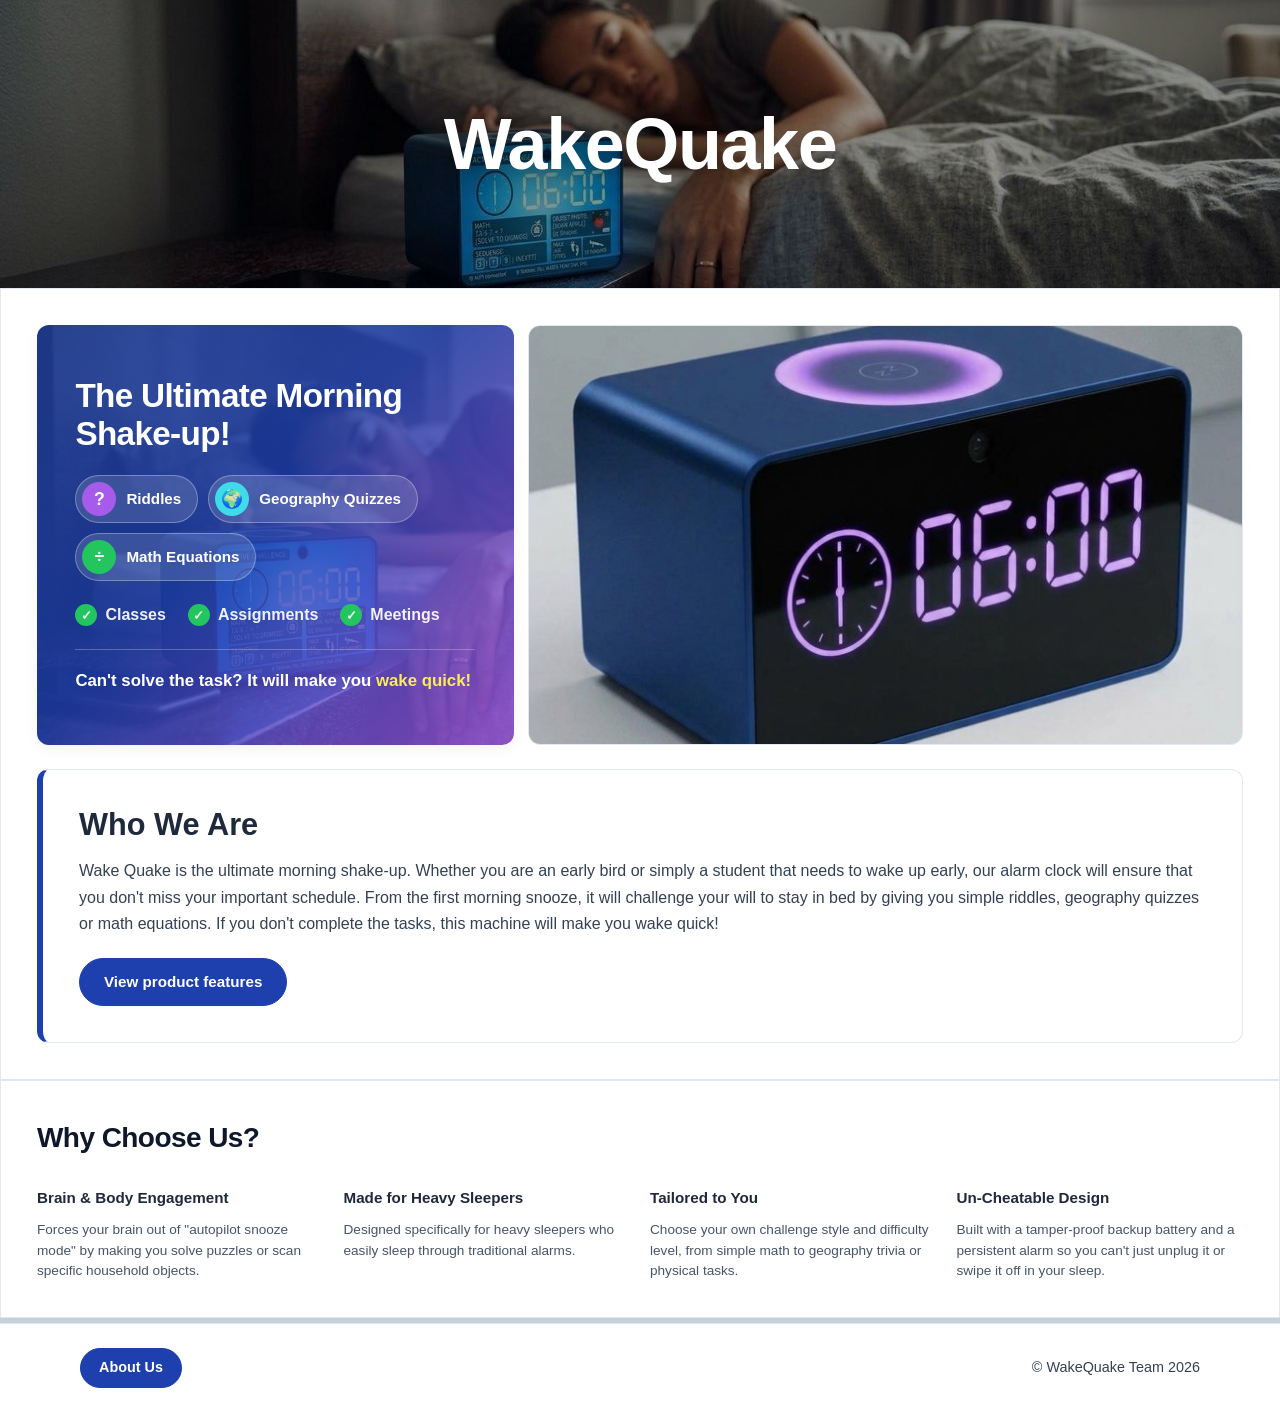
<file: index.html>
<!DOCTYPE html>
<html lang="en">
<head>
  <meta charset="UTF-8" />
  <meta name="viewport" content="width=device-width, initial-scale=1" />
  <title>WakeQuake — Smart Alarm Clock</title>
  <link rel="stylesheet" href="styles.css?v=7" />
</head>
<body class="home-page">

 <!-- hidden at the top of the page / fades in once you scroll  -->
  <header class="top-navbar navbar-scroll-reveal" id="topNavbar">
    <div class="top-navbar-inner">
      <!-- brand logo -->
      <a href="index.html" class="brand-title">WakeQuake</a>

      <!-- mobile nav toggle (shows up but doesn't)  -->
      <button class="nav-toggle" id="navToggle" aria-label="Toggle navigation" aria-expanded="false" aria-controls="navLinks">
        <span class="nav-toggle-bar"></span>
      </button>

      <!-- navigation links: Home, Product Features, Pricing, Team -->
      <nav class="nav-links" id="navLinks" aria-label="Main navigation">
        <a href="index.html" class="nav-item special-home-btn active">Home</a>
        <a href="features.html" class="nav-item">Product Features</a>
        <a href="pricing.html" class="nav-item">Pricing</a>
        <a href="team.html" class="nav-item">Team</a>
      </nav>
    </div>
  </header>

  <!-- banner above it all -->
  <section class="full-hero-banner" aria-label="WakeQuake Hero">
    <img class="full-hero-bg" src="imaged'acceuille.jpeg" alt="WakeQuake Smart Alarm Clock" />
    <div class="full-hero-overlay">
      <h1 class="full-hero-title">WakeQuake</h1>
    </div>
  </section>

  <div class="app-frame">

    <!-- layout -->
    <div class="layout-wrapper">

      <!-- main column -->
      <main class="main-content">
        <section class="hero-card">

          <!-- product image gallery -->
          <div class="product-gallery">
            <div class="gallery-main">
              <img class="hero-image" id="heroImage" src="mockups/colors/clock-ocean-blue.jpg" alt="WakeQuake smart alarm clock, Ocean Blue finish" />
            </div>
            <!-- Challenge panel: background photo + color gradient + text (HTML + CSS only) -->
            <div class="challenge-scene">
              <h3 class="cs-title">The Ultimate Morning Shake-up!</h3>

              <!-- The 3 challenges -->
              <ul class="cs-challenges">
                <li><span class="cs-icon cs-icon-purple">?</span>Riddles</li>
                <li><span class="cs-icon cs-icon-blue">🌍</span>Geography Quizzes</li>
                <li><span class="cs-icon cs-icon-green">÷</span>Math Equations</li>
              </ul>

              <!-- What it protects -->
              <ul class="cs-tasks">
                <li>Classes</li>
                <li>Assignments</li>
                <li>Meetings</li>
              </ul>

              <p class="cs-banner">Can't solve the task? It will make you <span>wake quick!</span></p>
            </div>
          </div>

          <!-- animates in when scrolled into view -->
          <div class="hero-filler-info" id="heroFillerInfo">
            <h2 class="hero-filler-heading">Who We Are</h2>
            <p class="hero-filler-body">
              Wake Quake is the ultimate morning shake-up. Whether you are an early bird or simply a student that needs to wake up early, our alarm clock will ensure that you don't miss your important schedule. From the first morning snooze, it will challenge your will to stay in bed by giving you simple riddles, geography quizzes or math equations. If you don't complete the tasks, this machine will make you wake quick!


            </p>
            <a href="features.html" class="hero-filler-btn" id="heroFeaturesBtn">View product features</a>
          </div>

        </section>

        <!-- main selling points / feature grid -->
        <section class="page-card">
          <h2 class="page-title">Why Choose Us?</h2>
          <div class="highlights-grid">
            <div class="highlight-item">
              <div class="highlight-title">Brain & Body Engagement</div>
              <p class="highlight-text">Forces your brain out of "autopilot snooze mode" by making you solve puzzles or scan specific household objects.</p>
            </div>
            <div class="highlight-item">
              <div class="highlight-title">Made for Heavy Sleepers</div>
              <p class="highlight-text">Designed specifically for heavy sleepers who easily sleep through traditional alarms.</p>
            </div>
            <div class="highlight-item">
              <div class="highlight-title">Tailored to You</div>
              <p class="highlight-text">Choose your own challenge style and difficulty level, from simple math to geography trivia or physical tasks.</p>
            </div>
            <div class="highlight-item">
              <div class="highlight-title">Un-Cheatable Design</div>
              <p class="highlight-text">Built with a tamper-proof backup battery and a persistent alarm so you can't just unplug it or swipe it off in your sleep.</p>
            </div>
          </div>
        </section>
      </main>

    </div>
  </div>

  <footer class="site-footer">
    <div class="site-footer-inner">
      <a href="team.html" class="footer-about-btn">About Us</a>
      <span class="footer-copyright">&copy; WakeQuake Team 2026</span>
    </div>
  </footer>

  <script src="app.js"></script>
</body>
</html>
</file>
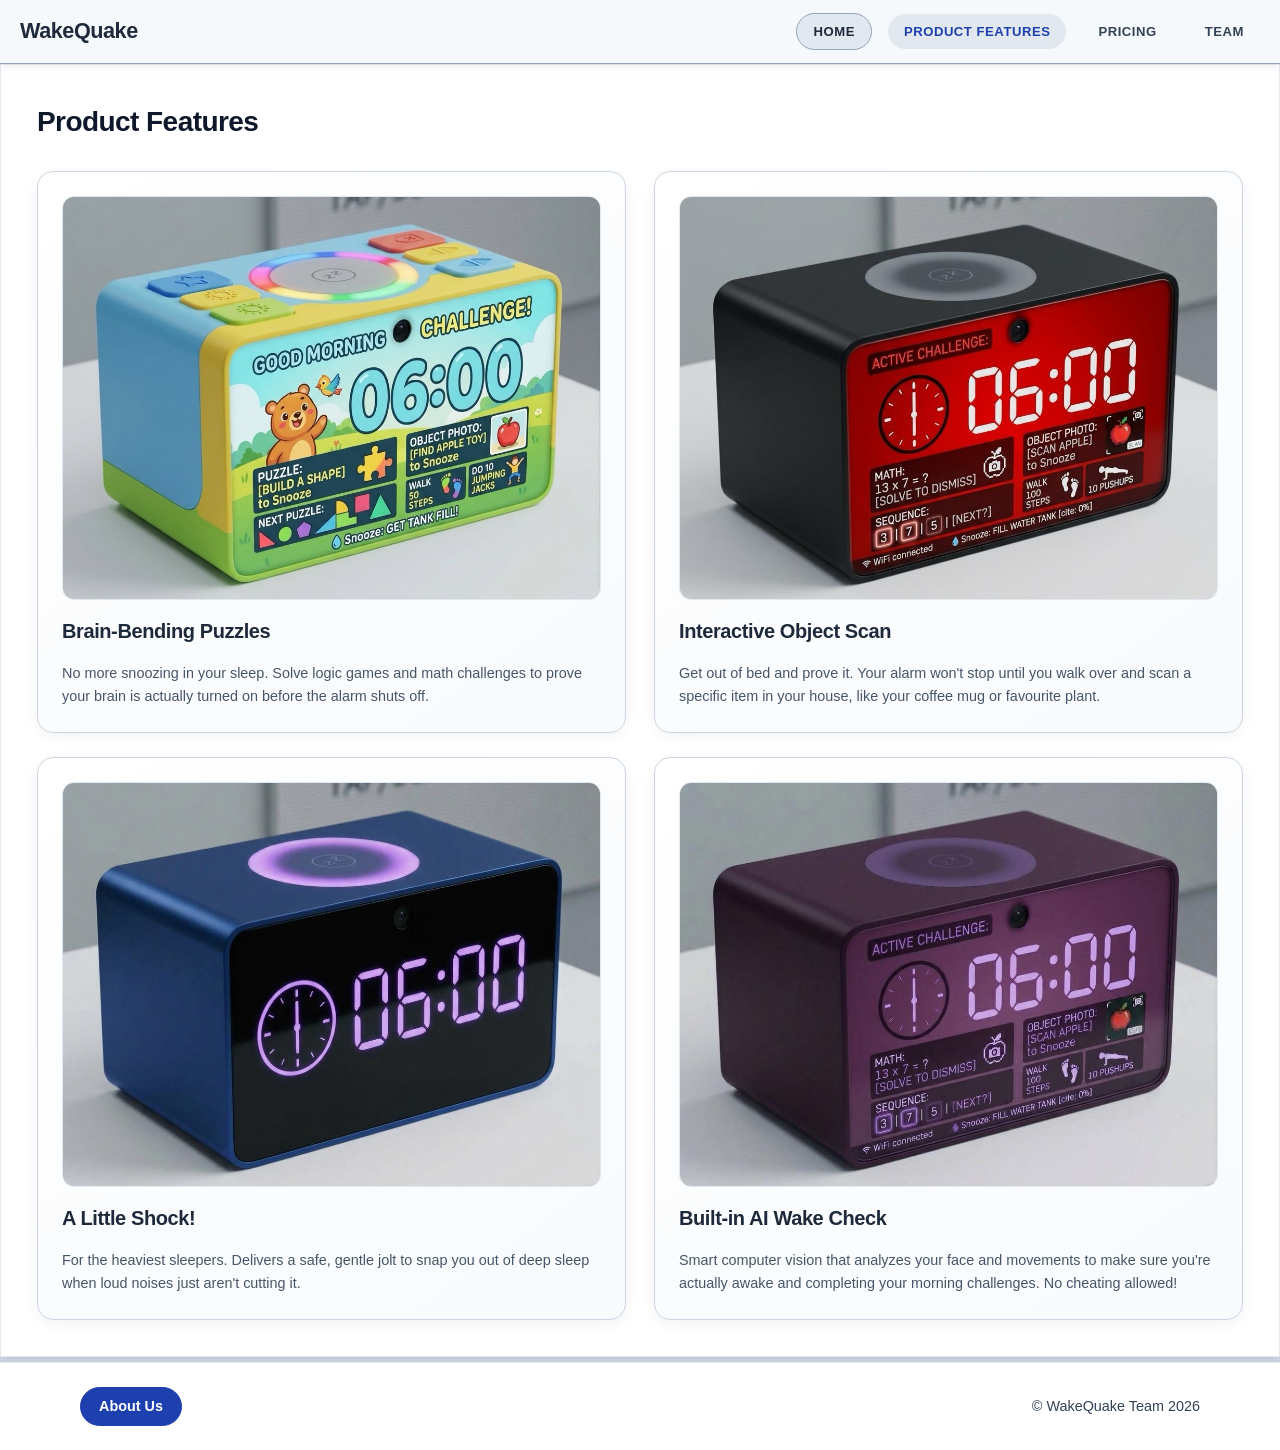
<file: features.html>
<!doctype html>
<html lang="fr">
<head>
  <meta charset="UTF-8" />
  <meta name="viewport" content="width=device-width, initial-scale=1" />
  <title>WakeQuake - Product Features</title>
  <link rel="stylesheet" href="styles.css" />
</head>
<body>
  <!-- top nav -->
  <header class="top-navbar">
    <div class="top-navbar-inner">

      <a href="index.html" class="brand-title">WakeQuake</a>

      <!-- nav2 -->
      <button class="nav-toggle" id="navToggle" aria-label="Toggle navigation" aria-expanded="false" aria-controls="navLinks">
        <span class="nav-toggle-bar"></span>
      </button>

      <!-- nav links -->
      <nav class="nav-links" id="navLinks" aria-label="Main navigation">
        <a href="index.html" class="nav-item special-home-btn">Home</a>
        <a href="features.html" class="nav-item active">Product Features</a>
        <a href="pricing.html" class="nav-item">Pricing</a>
        <a href="team.html" class="nav-item">Team</a>
      </nav>
    </div>
  </header>

  <div class="app-frame">

    <!-- layout -->
    <div class="layout-wrapper">

      <!-- main-->
      <main class="main-content">
        <section class="page-card">
          <h1 class="page-title">Product Features</h1>

          <!-- feature cards -->
          <div class="fgrid">
            <div class="fcard" id="feature-1">
              <img class="fcard-image" src="mockups/image1.png" alt="WakeQuake Classic finish showing a puzzle and object-photo challenge" />
              <div class="flabel">Brain-Bending Puzzles</div>
              <p class="fcard-text">No more snoozing in your sleep. Solve logic games and math challenges to prove your brain is actually turned on before the alarm shuts off.</p>
            </div>

            <div class="fcard" id="feature-2">
              <img class="fcard-image" src="mockups/image2.png" alt="WakeQuake Active finish showing a math and object-scan challenge" />
              <div class="flabel">Interactive Object Scan</div>
              <p class="fcard-text">Get out of bed and prove it. Your alarm won't stop until you walk over and scan a specific item in your house, like your coffee mug or favourite plant.</p>
            </div>

            <div class="fcard" id="feature-3">
              <img class="fcard-image" src="mockups/image_purple.jpg" alt="WakeQuake Horizon finish with ambient light ring" />
              <div class="flabel">A Little Shock!</div>
              <p class="fcard-text">For the heaviest sleepers. Delivers a safe, gentle jolt to snap you out of deep sleep when loud noises just aren't cutting it.</p>
            </div>

            <div class="fcard" id="feature-4">
              <img class="fcard-image" src="mockups/image4.png" alt="WakeQuake Deluxe finish in deep purple" />
              <div class="flabel">Built-in AI Wake Check</div>
              <p class="fcard-text">Smart computer vision that analyzes your face and movements to make sure you're actually awake and completing your morning challenges. No cheating allowed!</p>
            </div>
          </div>
        </section>
      </main>

    </div>
  </div>

  <footer class="site-footer">
    <div class="site-footer-inner">
      <a href="team.html" class="footer-about-btn">About Us</a>
      <span class="footer-copyright">&copy; WakeQuake Team 2026</span>
    </div>
  </footer>

  <script src="app.js"></script>
</body>
</html>
</file>
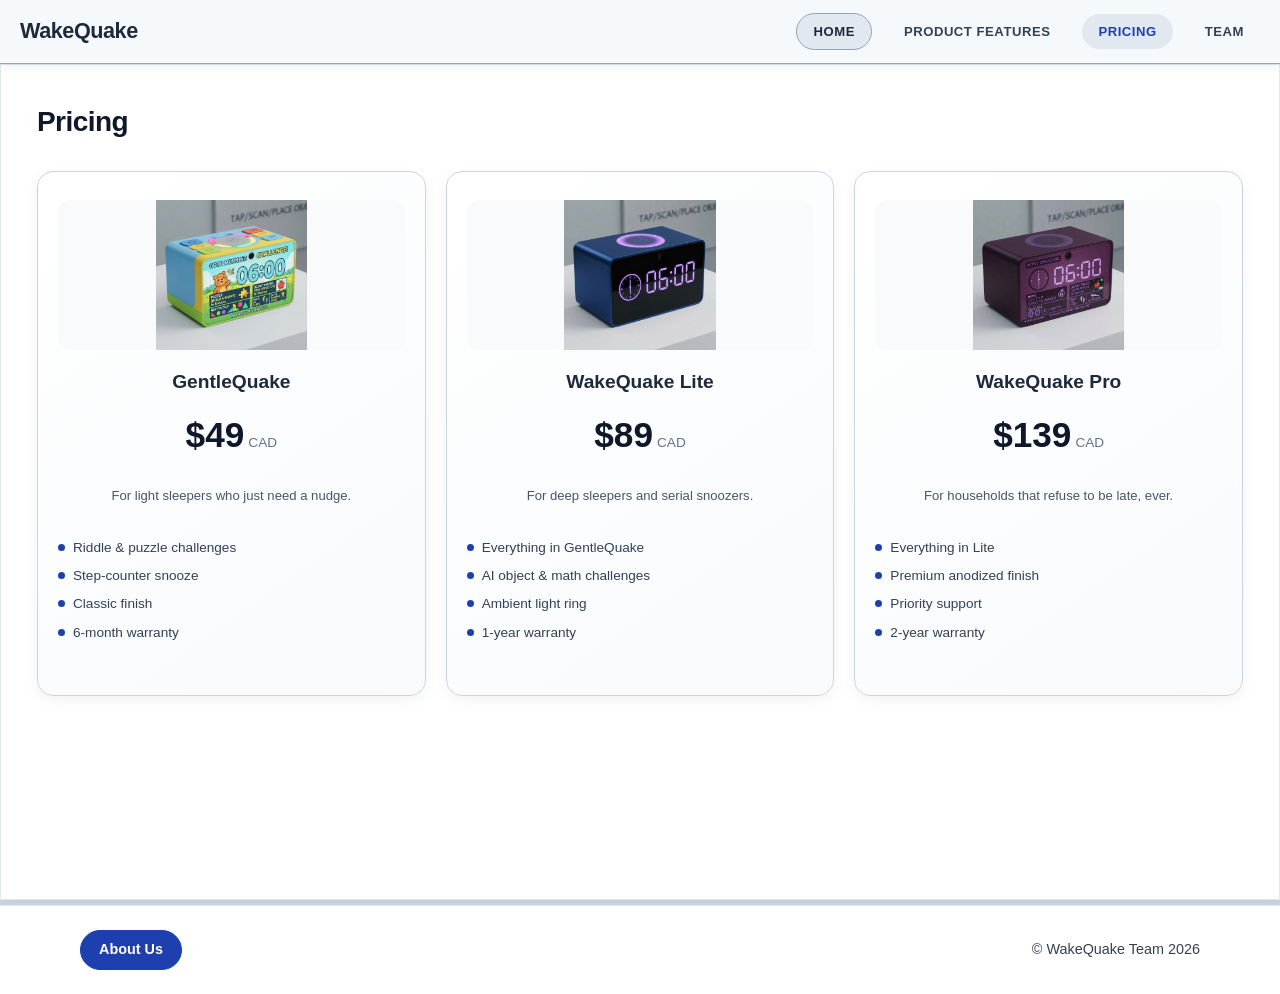
<file: pricing.html>
<!DOCTYPE html>
<html lang="en">
<head>
  <meta charset="UTF-8" />
  <meta name="viewport" content="width=device-width, initial-scale=1" />
  <title>WakeQuake - Pricing</title>
  <link rel="stylesheet" href="styles.css"/>
</head>
<body>

  <!-- top nav -->
  <header class="top-navbar">
    <div class="top-navbar-inner">
      <!--logo -->
      <a href="index.html" class="brand-title">WakeQuake</a>

      <!-- Mobile nav toggle -->
      <button class="nav-toggle" id="navToggle" aria-label="Toggle navigation" aria-expanded="false" aria-controls="navLinks">
        <span class="nav-toggle-bar"></span>
      </button>

      <!-- diff links -->
      <nav class="nav-links" id="navLinks" aria-label="Main navigation">
        <a href="index.html" class="nav-item special-home-btn">Home</a>
        <a href="features.html" class="nav-item">Product Features</a>
        <a href="pricing.html" class="nav-item active">Pricing</a>
        <a href="team.html" class="nav-item">Team</a>
      </nav>
    </div>
  </header>

  <div class="app-frame">

    <!-- Workspace Layout -->
    <div class="layout-wrapper">

      <!-- Fixed Main Column -->
      <main class="main-content">
        <section class="page-card">
          <h1 class="page-title">Pricing</h1>

          <!-- Pricing grid w product images nd spec features -->
          <div class="pricing-grid">
            <div class="pricing-card" id="tier-student">
              <div>
                <img class="tier-image" src="mockups/image1.png" alt="WakeQuake Classic finish" />
                <h2 class="tier-name">GentleQuake</h2>
                <div class="tier-price-box">
                  <span class="tier-price">$49</span>
                  <span class="tier-period">CAD</span>
                </div>
                <p class="tier-audience">For light sleepers who just need a nudge.</p>
                <ul class="tier-features">
                  <li>Riddle &amp; puzzle challenges</li>
                  <li>Step-counter snooze</li>
                  <li>Classic finish</li>
                  <li>6-month warranty</li>
                </ul>
              </div>
            </div>

            <div class="pricing-card" id="tier-pro">
              <div>
                <img class="tier-image" src="mockups/image_purple.jpg" alt="WakeQuake Horizon finish" />
                <h2 class="tier-name">WakeQuake Lite</h2>
                <div class="tier-price-box">
                  <span class="tier-price">$89</span>
                  <span class="tier-period">CAD</span>
                </div>
                <p class="tier-audience">For deep sleepers and serial snoozers.</p>
                <ul class="tier-features">
                  <li>Everything in GentleQuake</li>
                  <li>AI object &amp; math challenges</li>
                  <li>Ambient light ring</li>
                  <li>1-year warranty</li>
                </ul>
              </div>
            </div>

            <div class="pricing-card" id="tier-deluxe">
              <div>
                <img class="tier-image" src="mockups/image4.png" alt="WakeQuake Deluxe finish" />
                <h2 class="tier-name">WakeQuake Pro</h2>
                <div class="tier-price-box">
                  <span class="tier-price">$139</span>
                  <span class="tier-period">CAD</span>
                </div>
                <p class="tier-audience">For households that refuse to be late, ever.</p>
                <ul class="tier-features">
                  <li>Everything in Lite</li>
                  <li>Premium anodized finish</li>
                  <li>Priority support</li>
                  <li>2-year warranty</li>
                </ul>
              </div>
            </div>
          </div>
        </section>
      </main>

    </div>
  </div>

  <footer class="site-footer">
    <div class="site-footer-inner">
      <a href="team.html" class="footer-about-btn">About Us</a>
      <span class="footer-copyright">&copy; WakeQuake Team 2026</span>
    </div>
  </footer>

  <script src="app.js"></script>
</body>
</html>
</file>
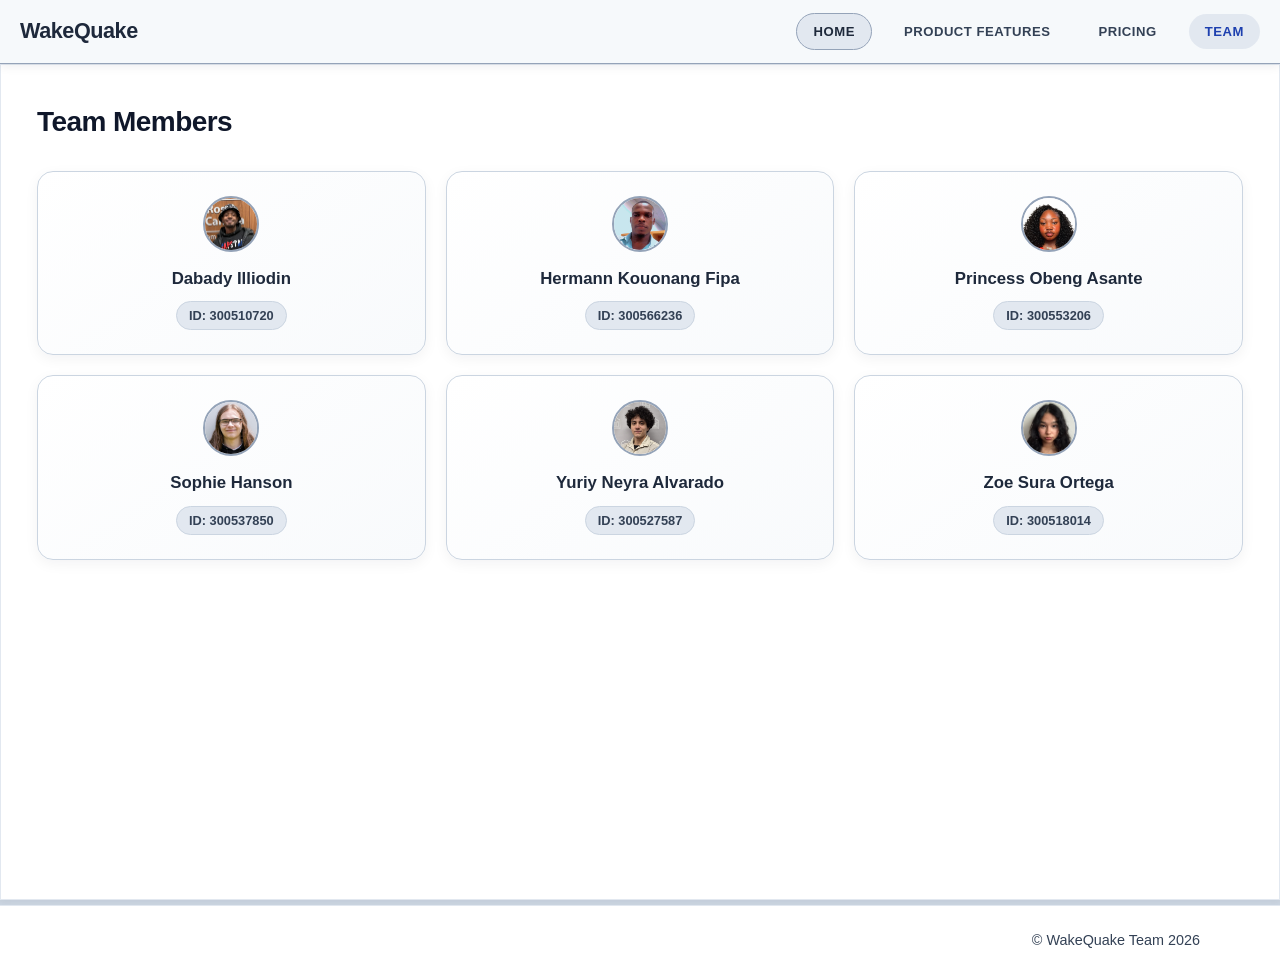
<file: team.html>
<!DOCTYPE html>
<html lang="en">
<head>
  <meta charset="UTF-8" />
  <meta name="viewport" content="width=device-width, initial-scale=1" />
  <title>WakeQuake - Team</title>
  <link rel="stylesheet" href="styles.css" />
</head>
<body>

  <!-- top nav -->
  <header class="top-navbar">
    <div class="top-navbar-inner">
      <!-- logo -->
      <a href="index.html" class="brand-title">WakeQuake</a>

      <!--nav 2 -->
      <button class="nav-toggle" id="navToggle" aria-label="Toggle navigation" aria-expanded="false" aria-controls="navLinks">
        <span class="nav-toggle-bar"></span>
      </button>

      <!-- nav links  -->
      <nav class="nav-links" id="navLinks" aria-label="Main navigation">
        <a href="index.html" class="nav-item special-home-btn">Home</a>
        <a href="features.html" class="nav-item">Product Features</a>
        <a href="pricing.html" class="nav-item">Pricing</a>
        <a href="team.html" class="nav-item active">Team</a>
      </nav>
    </div>
  </header>

  <div class="app-frame">

    <!-- layout -->
    <div class="layout-wrapper">

      <!-- main column -->
      <main class="main-content">
        <section class="page-card">
          <h1 class="page-title">Team Members</h1>
          
          <!-- seperate squares for members -->
          <div class="team-grid">
            <div class="member-card" id="member-di">
              <img class="avatar-pill" src="team/Dabady_Icon.jpeg" alt="Dabady Illiodin" />
              <h2 class="member-name">Dabady Illiodin</h2>
              <span class="member-id-pill">ID: 300510720</span>
            </div>

            <div class="member-card" id="member-hk">
              <img class="avatar-pill" src="team/Hermann_Icon.jpg" alt="Hermann Kouonang Fipa" />
              <h2 class="member-name">Hermann Kouonang Fipa</h2>
              <span class="member-id-pill">ID: 300566236</span>
            </div>

            <div class="member-card" id="member-po">
              <img class="avatar-pill" src="team/Princess_Icon.jpeg" alt="Princess Obeng Asante" />
              <h2 class="member-name">Princess Obeng Asante</h2>
              <span class="member-id-pill">ID: 300553206</span>
            </div>

            <div class="member-card" id="member-sh">
              <img class="avatar-pill" src="team/Sophie_Icon.jpeg" alt="Sophie Hanson" />
              <h2 class="member-name">Sophie Hanson</h2>
              <span class="member-id-pill">ID: 300537850</span>
            </div>

            <div class="member-card" id="member-yn">
              <img class="avatar-pill" src="team/Yuriy_Icon.jpeg" alt="Yuriy Neyra Alvarado" />
              <h2 class="member-name">Yuriy Neyra Alvarado</h2>
              <span class="member-id-pill">ID: 300527587</span>
            </div>

            <div class="member-card" id="member-zs">
              <img class="avatar-pill" src="team/Zoe_Icon.jpeg" alt="Zoe Sura Ortega" />
              <h2 class="member-name">Zoe Sura Ortega</h2>
              <span class="member-id-pill">ID: 300518014</span>
            </div>
          </div>
        </section>
      </main>

    </div>
  </div>

  <footer class="site-footer">
    <div class="site-footer-inner">
      <span class="footer-copyright">&copy; WakeQuake Team 2026</span>
    </div>
  </footer>

  <script src="app.js"></script>
</body>
</html>
</file>
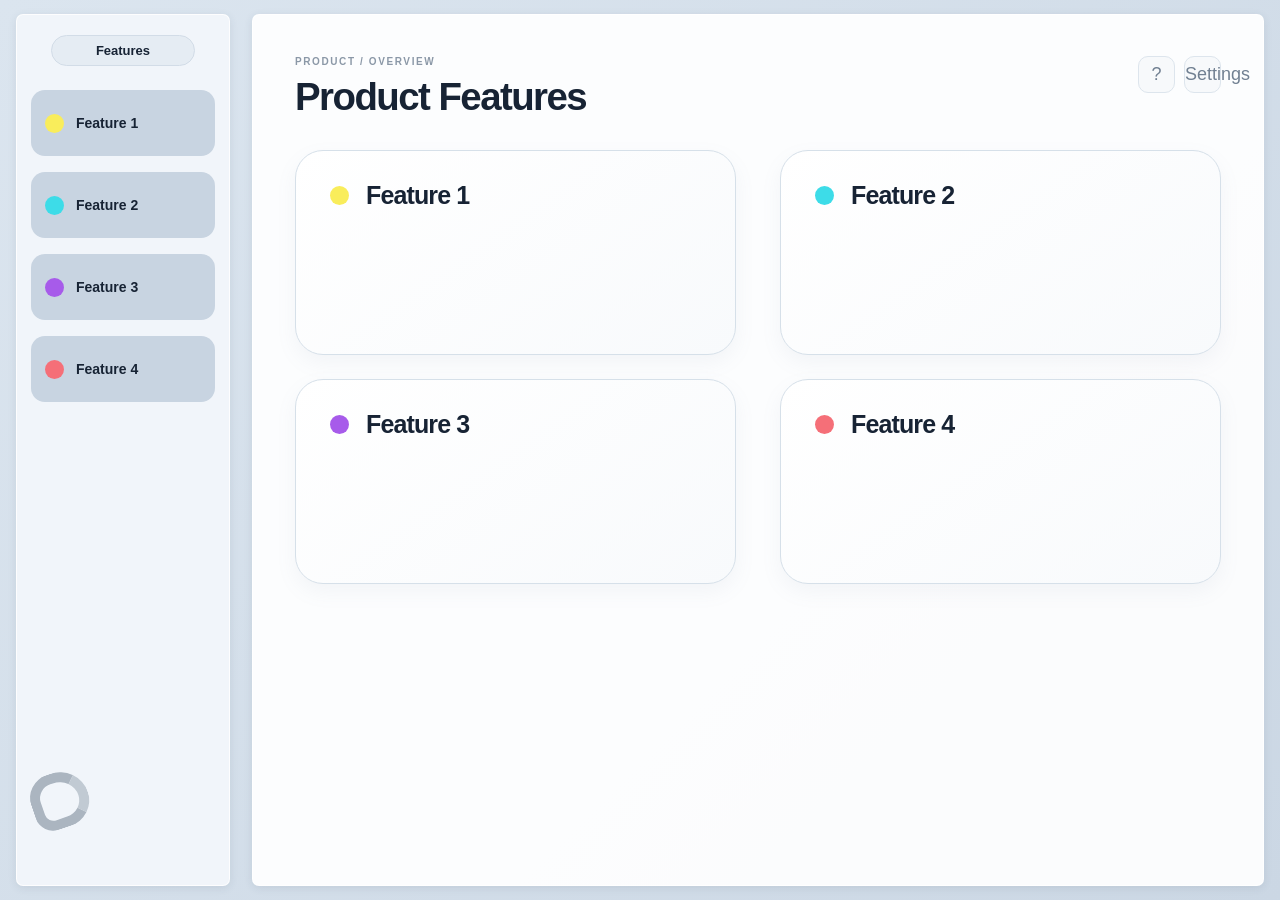
<file: mockups/features_mockups.html>
<!doctype html>
<html lang="fr">
<head>
  <meta charset="UTF-8" />
  <meta name="viewport" content="width=device-width, initial-scale=1.0" />
  <meta name="description" content="Présentation des fonctionnalités du produit" />
  <title>Product Features</title>
  <link rel="stylesheet" href="../styles.css" />
</head>
<body class="features-mockup">
  <main class="shell">
    <aside class="sidebar" aria-label="Navigation des fonctionnalités">
      <div class="sidebar-title">Features</div>
      <nav class="nav">
        <a href="#feature-1"><span class="dot yellow" aria-hidden="true"></span>Feature 1</a>
        <a href="#feature-2"><span class="dot cyan" aria-hidden="true"></span>Feature 2</a>
        <a href="#feature-3"><span class="dot purple" aria-hidden="true"></span>Feature 3</a>
        <a href="#feature-4"><span class="dot coral" aria-hidden="true"></span>Feature 4</a>
      </nav>
      <div class="sidebar-footer" aria-hidden="true">
        <div class="footer-mark"></div>
      </div>
    </aside>
    <section class="content" aria-labelledby="page-title">
      <header class="top">
        <div>
          <p class="eyebrow">PRODUCT <span>/</span> OVERVIEW</p>
          <h1 id="page-title">Product Features</h1>
        </div>
        <div class="actions" aria-label="Actions rapides">
          <a href="#help" aria-label="Aide">?</a>
          <a href="#settings" aria-label="Réglages">Settings</a>
        </div>
      </header>
      <div class="grid">
        <a class="card" id="feature-1" href="#feature-1">
            <div class="label"><span class="dot large yellow" aria-hidden="true"></span>Feature 1</div>
        </a>
        <a class="card" id="feature-2" href="#feature-2">
            <div class="label"><span class="dot large cyan" aria-hidden="true"></span>Feature 2</div>
        </a>
        <a class="card" id="feature-3" href="#feature-3">
            <div class="label"><span class="dot large purple" aria-hidden="true"></span>Feature 3</div>
        </a>
        <a class="card" id="feature-4" href="#feature-4">
            <div class="label"><span class="dot large coral" aria-hidden="true"></span>Feature 4</div>
        </a>
      </div>
    </section>
  </main>
</body>
</html>
</file>
<file: styles.css>
:root {
  /* typography */
  --font-sans: 'Inter', -apple-system, BlinkMacSystemFont, 'Segoe UI', Roboto, Helvetica, Arial, sans-serif;

  /* color palette - surfaces */
  --bg-canvas: #cbd5e1;
  --bg-navbar: rgba(248, 250, 252, 0.96);
  --bg-sidebar: #f1f5f9;
  --bg-surface: #ffffff;
  --bg-subtle: #f8fafc;
  --bg-pill: #e2e8f0;
  --bg-sidebar-item: #cbd5e1;
  --bg-sidebar-item-hover: #b9c8d8;

  /* color palette - text */
  --text-heading: #0f172a;
  --text-primary: #1e293b;
  --text-secondary: #334155;
  --text-muted: #475569;
  --text-subtle: #64748b;

  /* color palette - brand & accents */
  --accent-primary: #1e40af;
  --accent-primary-hover: #1e3a8a;
  --dot-yellow: #f9ed5b;
  --dot-cyan: #3ddce8;
  --dot-purple: #a75bea;
  --dot-coral: #f56f78;

  /* borders */
  --border-subtle: #e2e8f0;
  --border-default: #cbd5e1;
  --border-strong: #94a3b8;
  --border-hover: #94a3b8;

  /* layout dimensions */
  --container-width: 100%;
  --navbar-height: 64px;
  --sidebar-width: 210px;
  --layout-gap: 0;
  --panel-min-height: 650px;

  /* border radius */
  --radius-xs: 2px;
  --radius-sm: 6px;
  --radius-md: 12px;
  --radius-lg: 16px;
  --radius-pill: 999px;

  /* shadows */
  --shadow-navbar: 0 2px 10px rgba(15, 23, 42, 0.08);
  --shadow-panel: 0 2px 6px rgba(15, 23, 42, 0.05);
  --shadow-card: 0 4px 14px rgba(15, 23, 42, 0.05);
  --shadow-card-hover: 0 10px 22px rgba(15, 23, 42, 0.1);

  /* transitions */
  --transition-fast: 0.15s ease;
  --transition-base: 0.2s ease;
}

/* ==========================================================================
   reset & base styles
   ========================================================================== */

*,
*::before,
*::after {
  box-sizing: border-box;
  margin: 0;
  padding: 0;
}

body {
  font-family: var(--font-sans);
  background-color: var(--bg-canvas);
  color: var(--text-primary);
  margin: 0;
  padding-top: var(--navbar-height);
  padding-bottom: 0;
  line-height: 1.5;
  -webkit-font-smoothing: antialiased;
  overflow-x: hidden;
}

img {
  max-width: 100%;
  display: block;
}

/* ==========================================================================
   top navigation bar
   ========================================================================== */

.top-navbar {
  position: fixed;
  top: 0;
  left: 0;
  width: 100%;
  height: var(--navbar-height);
  background-color: var(--bg-navbar);
  backdrop-filter: blur(10px);
  border-bottom: 1px solid var(--border-strong);
  box-shadow: var(--shadow-navbar);
  z-index: 9999;
  display: flex;
  align-items: center;
  justify-content: center;
}

.top-navbar-inner {
  width: 100%;
  max-width: var(--container-width);
  display: flex;
  align-items: center;
  justify-content: space-between;
  padding: 0 20px;
}

.nav-toggle {
  display: none;
  align-items: center;
  justify-content: center;
  width: 38px;
  height: 38px;
  border-radius: var(--radius-sm);
  border: 1px solid var(--border-strong);
  background-color: var(--bg-pill);
  cursor: pointer;
}

.nav-toggle-bar,
.nav-toggle-bar::before,
.nav-toggle-bar::after {
  content: "";
  display: block;
  width: 18px;
  height: 2px;
  background-color: var(--text-primary);
  position: relative;
  transition: background-color var(--transition-fast);
}

.nav-toggle-bar::before { top: -6px; }
.nav-toggle-bar::after { top: 4px; }

.brand-title {
  font-size: 1.35rem;
  font-weight: 800;
  color: var(--text-primary);
  text-decoration: none;
  letter-spacing: -0.02em;
  display: flex;
  align-items: center;
  transition: color var(--transition-fast);
}

.brand-title:hover {
  color: var(--accent-primary);
}

.nav-links {
  display: flex;
  align-items: center;
  gap: 16px;
}

.nav-item {
  color: var(--text-secondary);
  text-decoration: none;
  font-size: 0.82rem;
  font-weight: 700;
  letter-spacing: 0.04em;
  text-transform: uppercase;
  padding: 8px 16px;
  border-radius: var(--radius-pill);
  transition: all var(--transition-base);
}

.nav-item:hover,
.nav-item.active {
  color: var(--accent-primary);
  background-color: var(--bg-pill);
}

.special-home-btn {
  display: inline-flex;
  align-items: center;
  background-color: var(--bg-pill);
  border: 1px solid var(--border-strong);
  color: var(--text-primary);
  font-weight: 800;
}

.special-home-btn:hover,
.special-home-btn.active {
  background-color: var(--accent-primary);
  color: var(--bg-surface);
  border-color: var(--accent-primary);
}

/* ==========================================================================
   workspace frame & shared layout
   ========================================================================== */

.app-frame {
  width: 100%;
  max-width: var(--container-width);
  min-height: calc(100vh - var(--navbar-height));
  margin: 0;
  padding: 0;
  display: flex;
  flex-direction: column;
  gap: 0;
}

.window-controls {
  display: none;
  justify-content: flex-end;
  gap: 6px;
}

.window-btn {
  width: 18px;
  height: 8px;
  background-color: var(--bg-pill);
  border-radius: var(--radius-xs);
}

.layout-wrapper {
  width: 100%;
  flex: 1;
  min-height: var(--panel-min-height);
  display: flex;
  align-items: stretch;
  gap: var(--layout-gap);
}

/* ==========================================================================
   sidebar
   ========================================================================== */

.sidebar {
  flex: 0 0 var(--sidebar-width);
  background-color: var(--bg-sidebar);
  border-radius: 0;
  padding: 20px 14px;
  box-shadow: var(--shadow-panel);
  border: 1px solid var(--border-default);
  display: flex;
  flex-direction: column;
  gap: 24px;
  /* Stays visible while the page scrolls */
  position: sticky;
  top: var(--navbar-height);
  align-self: flex-start;
  height: calc(100vh - var(--navbar-height));
  overflow-y: auto;
}

.sidebar-title-pill {
  width: 140px;
  height: 30px;
  margin: 0 auto;
  flex: none;
  background-color: var(--bg-pill);
  border-radius: var(--radius-pill);
  font-size: 0.85rem;
  font-weight: 700;
  display: flex;
  align-items: center;
  justify-content: center;
  color: var(--text-primary);
  border: 1px solid var(--border-default);
}

.sidebar-list,
.fnav {
  display: flex;
  flex-direction: column;
  gap: 16px;
  min-width: 0;
}

.variety-item,
.fnav a {
  width: 100%;
  min-height: 64px;
  min-width: 0;
  background-color: var(--bg-sidebar-item);
  border-radius: var(--radius-md);
}

.variety-item {
  display: flex;
  flex-direction: column;
  align-items: center;
  justify-content: center;
  gap: 8px;
  padding: 10px;
  overflow: hidden;
  min-width: 0;
  background-color: var(--bg-surface);
  border: 2px solid var(--border-default);
  font: inherit;
  color: inherit;
  text-decoration: none;
  cursor: pointer;
  transition: all var(--transition-base);
}

.variety-item:hover,
.variety-item:focus-visible {
  border-color: var(--border-hover);
  transform: translateX(3px);
}

.variety-item.active {
  border-color: var(--accent-primary);
  box-shadow: var(--shadow-card);
}

.variety-item.active .variety-label {
  color: var(--accent-primary);
}

.variety-thumb {
  width: 100%;
  height: 56px;
  object-fit: contain;
}

.variety-label {
  font-size: 0.72rem;
  font-weight: 700;
  color: var(--text-secondary);
  text-transform: uppercase;
  letter-spacing: 0.04em;
}

.fnav a {
  display: flex;
  align-items: center;
  gap: 12px;
  padding: 12px 14px;
  color: var(--text-primary);
  text-decoration: none;
  font-size: 0.9rem;
  font-weight: 700;
  transition: all var(--transition-base);
}

.fnav a:hover,
.fnav a:focus-visible {
  transform: translateX(3px);
  background-color: var(--bg-sidebar-item-hover);
  outline: 3px solid rgba(30, 41, 59, 0.16);
  outline-offset: 2px;
}

.fnav a.active {
  background-color: var(--accent-primary);
  color: var(--bg-surface);
}

/* team initials in the sidebar */
.mini-avatar {
  flex: none;
  width: 30px;
  height: 30px;
  border-radius: 50%;
  display: flex;
  align-items: center;
  justify-content: center;
  font-size: 0.72rem;
  font-weight: 800;
  background-color: var(--bg-surface);
  color: var(--accent-primary);
  border: 1px solid var(--border-default);
}

/* feature color gallery */
.swatch-panel {
  display: flex;
  flex-direction: column;
  gap: 14px;
}

.sidebar-subtitle {
  font-size: 0.75rem;
  font-weight: 800;
  letter-spacing: 0.06em;
  text-transform: uppercase;
  color: var(--text-secondary);
  padding-top: 14px;
  border-top: 1px solid var(--border-default);
}

.swatch-group {
  display: flex;
  flex-direction: column;
  gap: 6px;
}

.swatch-group-label {
  font-size: 0.72rem;
  font-weight: 700;
  color: var(--text-muted);
}

.swatch-row {
  display: grid;
  grid-template-columns: repeat(3, minmax(0, 1fr));
  gap: 6px;
}

.swatch {
  aspect-ratio: 1;
  padding: 0;
  border: 2px solid var(--border-default);
  border-radius: var(--radius-sm);
  background-color: var(--bg-surface);
  overflow: hidden;
  cursor: pointer;
  transition: border-color var(--transition-fast), transform var(--transition-fast);
}

.swatch img {
  width: 100%;
  height: 100%;
  object-fit: cover;
}

.swatch:hover,
.swatch:focus-visible {
  border-color: var(--border-hover);
  transform: scale(1.05);
}

.swatch.active {
  border-color: var(--accent-primary);
}

/* card highlighted after a sidebar click */
.is-highlighted {
  animation: highlight-pulse 1.4s ease;
}

@keyframes highlight-pulse {
  0%, 60% {
    border-color: var(--accent-primary);
    box-shadow: 0 0 0 4px rgba(30, 41, 59, 0.18), var(--shadow-card-hover);
  }
}

/* ==========================================================================
   main content & shared containers
   ========================================================================== */

.main-content {
  flex: 1;
  min-width: 0;
  display: flex;
  flex-direction: column;
  gap: 0;
}

.page-card {
  flex: 1;
  background-color: var(--bg-surface);
  border-radius: 0;
  padding: 36px;
  box-shadow: var(--shadow-panel);
  border: 1px solid var(--border-subtle);
  display: flex;
  flex-direction: column;
}

.page-title {
  font-size: 1.75rem;
  font-weight: 800;
  color: var(--text-heading);
  letter-spacing: -0.02em;
  margin-bottom: 28px;
}

/* ==========================================================================
   home page components
   ========================================================================== */

.hero-card {
  /* grow if there is room, but never shrink below its content,
     otherwise the text under the image overflows into the next card */
  flex: 1 0 auto;
  min-height: 510px;
  background-color: var(--bg-surface);
  border-radius: 0;
  /* grid: thumbnails column | main image, text under the main image */
  display: grid;
  /* uses the full width of the card: thumbnails 40%, main image 60% */
  grid-template-columns: minmax(0, 2fr) minmax(0, 3fr);
  grid-template-areas:
    "thumbs main"
    "info   info";
  align-content: start;
  padding: 36px;
  gap: 24px 14px;
  box-shadow: var(--shadow-panel);
  border: 1px solid var(--border-subtle);
}

/* product: its children (main image + thumbnails) are placed
   directly in the .hero-card grid */
.product-gallery {
  display: contents;
}

.product-gallery .gallery-main { grid-area: main; }

/* main image fills its whole frame (no grey bands) and takes the same
   height as the thumbnail grid next to it */
.product-gallery .gallery-main {
  position: relative;
  align-self: stretch;
}
.hero-card .hero-image {
  position: absolute;
  inset: 0;
  width: 100%;
  height: 100%;
  max-height: none;
  object-fit: cover;
}
.hero-card .hero-filler-info { grid-area: info; }

.gallery-main {
  flex: 1;
  min-height: 300px;
  background-color: var(--bg-subtle);
  border-radius: var(--radius-md);
  border: 1px solid var(--border-subtle);
  display: flex;
  align-items: center;
  justify-content: center;
  overflow: hidden;
}

.hero-image {
  max-width: 100%;
  width: 100%;
  max-height: 340px;
  object-fit: contain;
  transition: opacity var(--transition-base);
}

.gallery-thumbs {
  flex: 0 0 76px;
  display: flex;
  flex-direction: column;
  gap: 10px;
}

.gallery-thumb {
  flex: 0 0 auto;
  width: 100%;
  min-width: 0;
  height: 64px;
  padding: 0;
  background-color: var(--bg-subtle);
  border: 2px solid var(--border-default);
  border-radius: var(--radius-sm);
  cursor: pointer;
  display: flex;
  align-items: center;
  justify-content: center;
  overflow: hidden;
  transition: border-color var(--transition-fast);
}

.gallery-thumb img {
  width: 100%;
  height: 100%;
  object-fit: contain;
}

.gallery-thumb:hover,
.gallery-thumb:focus-visible {
  border-color: var(--border-hover);
}

.gallery-thumb.active {
  border-color: var(--accent-primary);
}

/* product info (right side of hero) */
.product-info {
  flex: 1;
  min-width: 0;
  display: flex;
  flex-direction: column;
  gap: 14px;
}

.product-title {
  font-size: 1.6rem;
  font-weight: 800;
  color: var(--text-heading);
  letter-spacing: -0.02em;
  line-height: 1.25;
}

.product-tagline {
  font-size: 1rem;
  color: var(--text-muted);
}

.rating-row {
  display: flex;
  align-items: center;
  gap: 10px;
}

.stars {
  color: #f5b50a;
  font-size: 1.05rem;
  letter-spacing: 2px;
}

.rating-count {
  font-size: 0.85rem;
  color: var(--accent-primary);
  font-weight: 600;
}

.price-row {
  display: flex;
  align-items: baseline;
  gap: 10px;
  padding: 14px 0;
  border-top: 1px solid var(--border-subtle);
  border-bottom: 1px solid var(--border-subtle);
}

.price-now {
  font-size: 2rem;
  font-weight: 800;
  color: var(--text-heading);
}

.price-old {
  font-size: 1rem;
  color: var(--text-subtle);
  text-decoration: line-through;
}

.price-save {
  font-size: 0.82rem;
  font-weight: 700;
  color: #15803d;
  background-color: #dcfce7;
  padding: 3px 10px;
  border-radius: var(--radius-pill);
}

.badge-row {
  display: flex;
  flex-wrap: wrap;
  gap: 8px;
}

.badge {
  font-size: 0.72rem;
  font-weight: 700;
  letter-spacing: 0.02em;
  padding: 6px 12px;
  border-radius: var(--radius-pill);
  background-color: var(--bg-pill);
  color: var(--text-secondary);
  border: 1px solid var(--border-default);
}

.badge.accent {
  background-color: var(--accent-primary);
  color: var(--bg-surface);
  border-color: var(--accent-primary);
}

.bullet-list {
  display: flex;
  flex-direction: column;
  gap: 10px;
}

.bullet-list li {
  display: flex;
  align-items: flex-start;
  gap: 10px;
  font-size: 0.9rem;
  color: var(--text-secondary);
  line-height: 1.5;
}

.bullet-list li::before {
  content: "";
  flex: none;
  width: 8px;
  height: 8px;
  margin-top: 6px;
  border-radius: 50%;
  background-color: var(--accent-primary);
}

.bullet-list strong {
  color: var(--text-primary);
}

.cta-row {
  display: flex;
  flex-wrap: wrap;
  gap: 12px;
  margin-top: 6px;
}

.btn-primary,
.btn-secondary {
  display: inline-flex;
  align-items: center;
  justify-content: center;
  padding: 13px 28px;
  border-radius: var(--radius-pill);
  font-size: 0.85rem;
  font-weight: 800;
  letter-spacing: 0.03em;
  text-transform: uppercase;
  text-decoration: none;
  border: 1px solid transparent;
  cursor: pointer;
  transition: all var(--transition-base);
}

.btn-primary {
  background-color: var(--accent-primary);
  color: var(--bg-surface);
}

.btn-primary:hover,
.btn-primary:focus-visible {
  background-color: var(--accent-primary-hover);
}

.btn-secondary {
  background-color: var(--bg-pill);
  color: var(--text-primary);
  border-color: var(--border-default);
}

.btn-secondary:hover,
.btn-secondary:focus-visible {
  background-color: var(--bg-sidebar-item-hover);
}

/* highlights grid (Why WakeQuake) */
.highlights-grid {
  display: grid;
  grid-template-columns: repeat(4, minmax(0, 1fr));
  gap: 20px;
}

.highlight-item {
  display: flex;
  flex-direction: column;
  gap: 10px;
}

.highlight-item .dot {
  width: 22px;
  height: 22px;
}

.highlight-title {
  font-size: 0.95rem;
  font-weight: 800;
  color: var(--text-primary);
}

.highlight-text {
  font-size: 0.85rem;
  color: var(--text-muted);
  line-height: 1.5;
}

.summary-card {
  min-height: 120px;
  background-color: var(--bg-sidebar);
  border-radius: 0;
  padding: 18px 24px;
  box-shadow: var(--shadow-panel);
  border: 1px solid var(--border-default);
  display: flex;
  flex-direction: column;
  justify-content: center;
}

.summary-title {
  font-size: 0.95rem;
  font-weight: 700;
  color: var(--text-primary);
  margin-bottom: 6px;
}

.summary-text {
  font-size: 0.85rem;
  color: var(--text-muted);
  line-height: 1.5;
}

/* ==========================================================================
   shared interactive / content cards (Features, Pricing, Team)
   ========================================================================== */

.fcard,
.pricing-card,
.member-card {
  background: linear-gradient(145deg, var(--bg-surface), var(--bg-subtle));
  border: 1px solid var(--border-default);
  border-radius: var(--radius-lg);
  box-shadow: var(--shadow-card);
  transition: transform var(--transition-base), box-shadow var(--transition-base), border-color var(--transition-base);
}

.fcard:hover,
.fcard:focus-visible,
.pricing-card:hover,
.member-card:hover {
  transform: translateY(-4px);
  border-color: var(--border-hover);
  box-shadow: var(--shadow-card-hover);
}

/* ==========================================================================
   product features page
   ========================================================================== */

.fgrid {
  display: grid;
  grid-template-columns: repeat(2, minmax(0, 1fr));
  gap: 24px 28px;
}

.fcard {
  padding: 24px;
  display: flex;
  flex-direction: column;
  gap: 16px;
  color: var(--text-primary);
  text-decoration: none;
  scroll-margin-top: calc(var(--navbar-height) + 20px);
}

.fcard:focus-visible {
  outline: 3px solid rgba(30, 41, 59, 0.14);
  outline-offset: 2px;
}

.fcard-image {
  width: 100%;
  aspect-ratio: 4 / 3;
  object-fit: cover;
  border-radius: var(--radius-md);
  background-color: var(--bg-subtle);
  border: 1px solid var(--border-subtle);
}

.flabel {
  display: flex;
  align-items: center;
  gap: 16px;
  font-size: 1.25rem;
  font-weight: 700;
  letter-spacing: -0.02em;
}

.fcard-text {
  font-size: 0.9rem;
  color: var(--text-muted);
  line-height: 1.6;
}

.dot {
  width: 19px;
  height: 19px;
  flex: none;
  border-radius: 50%;
}

.yellow { background-color: var(--dot-yellow); }
.cyan   { background-color: var(--dot-cyan); }
.purple { background-color: var(--dot-purple); }
.coral  { background-color: var(--dot-coral); }

/* ==========================================================================
   pricing page
   ========================================================================== */

.pricing-grid {
  display: grid;
  grid-template-columns: repeat(3, minmax(0, 1fr));
  gap: 20px;
}

.pricing-card {
  position: relative;
  padding: 28px 20px;
  display: flex;
  flex-direction: column;
  justify-content: space-between;
  min-height: 240px;
  text-align: center;
}

.pricing-ribbon {
  position: absolute;
  top: -12px;
  left: 50%;
  transform: translateX(-50%);
  background-color: var(--accent-primary);
  color: var(--bg-surface);
  font-size: 0.68rem;
  font-weight: 800;
  letter-spacing: 0.05em;
  text-transform: uppercase;
  padding: 5px 14px;
  border-radius: var(--radius-pill);
  white-space: nowrap;
}

.tier-image {
  width: 100%;
  height: 150px;
  object-fit: contain;
  background-color: var(--bg-subtle);
  border-radius: var(--radius-md);
  margin-bottom: 18px;
}

.tier-audience {
  font-size: 0.82rem;
  color: var(--text-muted);
  margin-bottom: 16px;
  min-height: 36px;
}

.tier-features {
  list-style: none;
  text-align: left;
  display: flex;
  flex-direction: column;
  gap: 8px;
  margin-bottom: 24px;
  font-size: 0.85rem;
  color: var(--text-secondary);
}

.tier-features li {
  display: flex;
  align-items: flex-start;
  gap: 8px;
}

.tier-features li::before {
  content: "";
  flex: none;
  width: 7px;
  height: 7px;
  margin-top: 6px;
  border-radius: 50%;
  background-color: var(--accent-primary);
}

.tier-name {
  font-size: 1.2rem;
  font-weight: 800;
  color: var(--text-primary);
  margin-bottom: 12px;
}

.tier-price-box {
  margin-bottom: 24px;
  display: flex;
  align-items: baseline;
  justify-content: center;
  gap: 4px;
}

.tier-price {
  font-size: 2.2rem;
  font-weight: 800;
  color: var(--text-heading);
}

.tier-period {
  font-size: 0.85rem;
  color: var(--text-subtle);
}

.tier-btn {
  display: block;
  width: 100%;
  padding: 10px 0;
  text-align: center;
  border-radius: var(--radius-pill);
  text-decoration: none;
  font-size: 0.82rem;
  font-weight: 700;
  letter-spacing: 0.03em;
  text-transform: uppercase;
  background-color: var(--bg-pill);
  color: var(--text-primary);
  border: 1px solid var(--border-default);
  transition: all var(--transition-base);
}

.tier-btn:hover,
.tier-btn:focus-visible {
  background-color: var(--accent-primary);
  color: var(--bg-surface);
  border-color: var(--accent-primary);
}

/* ==========================================================================
   team page
   ========================================================================== */

.team-grid {
  display: grid;
  grid-template-columns: repeat(3, minmax(0, 1fr));
  gap: 20px;
}

.member-card {
  padding: 24px 20px;
  display: flex;
  flex-direction: column;
  align-items: center;
  text-align: center;
}

.avatar-pill {
  width: 56px;
  height: 56px;
  border-radius: 50%;
  background-color: var(--bg-pill);
  border: 2px solid var(--border-strong);
  display: flex;
  align-items: center;
  justify-content: center;
  font-size: 1.2rem;
  font-weight: 800;
  color: var(--accent-primary);
  margin-bottom: 14px;
}

.member-name {
  font-size: 1.05rem;
  font-weight: 800;
  color: var(--text-primary);
  margin-bottom: 10px;
}

.member-id-pill {
  display: inline-block;
  padding: 4px 12px;
  background-color: var(--bg-pill);
  border-radius: var(--radius-pill);
  font-size: 0.8rem;
  font-weight: 600;
  color: var(--text-secondary);
  border: 1px solid var(--border-default);
}

/* ==========================================================================
   responsive breakpoints
   ========================================================================== */

/* Tablet */
@media (max-width: 1024px) {
  .layout-wrapper {
    flex-direction: column;
    min-height: 0;
  }

  .sidebar {
    flex: 0 0 auto;
    width: 100%;
    flex-direction: row;
    flex-wrap: wrap;
    align-items: stretch;
    gap: 14px;
    position: static;
    height: auto;
    overflow: visible;
  }

  .swatch-panel {
    flex: 1 1 100%;
    flex-direction: row;
    flex-wrap: wrap;
  }

  .sidebar-subtitle {
    flex: 1 1 100%;
  }

  .swatch-group {
    flex: 1 1 160px;
  }

  .sidebar-title-pill {
    margin: 0;
    flex: 0 0 auto;
  }

  .sidebar-list,
  .fnav {
    flex-direction: row;
    flex: 1;
    gap: 14px;
  }

  .variety-item {
    margin-top: 0 !important;
  }

  .hero-card {
    flex-direction: column;
  }

  .product-gallery {
    flex: 0 0 auto;
  }

  .highlights-grid {
    grid-template-columns: repeat(2, minmax(0, 1fr));
  }
}

/* Mobile */
@media (max-width: 768px) {
  body {
    padding-top: var(--navbar-height);
  }

  .top-navbar-inner {
    padding: 0 16px;
  }

  .nav-toggle {
    display: inline-flex;
  }

  .nav-links {
    display: none;
    position: absolute;
    top: var(--navbar-height);
    left: 0;
    width: 100%;
    flex-direction: column;
    align-items: stretch;
    gap: 4px;
    padding: 12px 16px;
    background-color: var(--bg-navbar);
    backdrop-filter: blur(10px);
    border-bottom: 1px solid var(--border-strong);
    box-shadow: var(--shadow-navbar);
  }

  .nav-links.open {
    display: flex;
  }

  .nav-item,
  .special-home-btn {
    width: 100%;
    text-align: center;
  }

  .app-frame {
    padding: 0;
  }

  .sidebar {
    flex-direction: column;
  }

  .sidebar-list,
  .fnav {
    flex-direction: row;
    flex-wrap: wrap;
  }

  .variety-item,
  .fnav a {
    flex: 1 1 calc(33.333% - 10px);
  }

  .page-card,
  .features-card,
  .pricing-card-container,
  .team-card-container {
    padding: 22px;
  }

  .page-title {
    font-size: 1.4rem;
    margin-bottom: 18px;
  }

  .fgrid,
  .pricing-grid,
  .team-grid,
  .highlights-grid {
    grid-template-columns: 1fr;
  }

  .gallery-thumbs {
    gap: 8px;
  }

  .product-title {
    font-size: 1.3rem;
  }

  .price-row {
    flex-wrap: wrap;
  }

  .cta-row {
    flex-direction: column;
  }

  .btn-primary,
  .btn-secondary {
    width: 100%;
  }
}

/* Small mobile */
@media (max-width: 480px) {
  .sidebar-list,
  .fnav {
    flex-wrap: wrap;
  }

  .variety-item,
  .fnav a {
    flex: 1 1 calc(50% - 8px);
  }

  /* petites screens: main image, then thumbnails in a row, then the text */
  .hero-card {
    grid-template-columns: minmax(0, 1fr);
    grid-template-areas:
      "main"
      "thumbs"
      "info";
    gap: 16px;
  }

  .gallery-thumbs {
    flex: 0 0 auto;
    flex-direction: row;
    flex-wrap: wrap;
  }

  .gallery-thumb {
    flex: 1 1 calc(25% - 8px);
  }
}

/* ==========================================================================
   Features Mockup (mockups/features_mockups.html)
   Styles moved from the page's inline <style> block. Every rule is scoped
   to body.features-mockup so it cannot affect the other pages.
   ========================================================================== */

body.features-mockup {
  --ink: #172334;
  --muted: #6d7b8c;
  --line: #d6e0e9;
  --sidebar: #f1f5f9;
  --blue: #c8d4e1;
  margin: 0;
  padding-top: 0;
  min-width: 320px;
  background: linear-gradient(135deg, #dbe5ef, #cbd7e4);
  color: var(--ink);
  font-family: Arial, Helvetica, sans-serif;
  line-height: normal;
  overflow-x: visible;
  -webkit-font-smoothing: auto;
}

.features-mockup .shell { display: flex; gap: 22px; min-height: 100vh; padding: 14px 16px; }

.features-mockup .sidebar,
.features-mockup .content { border: 1px solid rgba(255, 255, 255, .8); border-radius: 7px; box-shadow: 0 2px 8px rgba(48, 70, 92, .1); }

/* neutralises the global .sidebar layout (sticky, flex, fixed height) */
.features-mockup .sidebar {
  display: block;
  position: static;
  align-self: auto;
  height: auto;
  overflow-y: visible;
  gap: 0;
  text-align: left;
  width: 214px;
  flex: 0 0 214px;
  padding: 20px 14px 14px;
  background: rgba(244, 247, 251, .92);
}

.features-mockup .sidebar-title { width: 144px; margin: 0 auto 24px; padding: 7px 14px; border: 1px solid #d2dce7; border-radius: 999px; background: #e5ecf3; font-size: 13px; font-weight: 700; text-align: center; }
.features-mockup .nav { display: flex; flex-direction: column; gap: 16px; }
.features-mockup .nav a { display: flex; align-items: center; gap: 12px; min-height: 66px; padding: 12px 14px; border-radius: 14px; background: var(--blue); color: var(--ink); text-decoration: none; font-size: 14px; font-weight: 700; transition: .2s ease; }
.features-mockup .nav a:hover,
.features-mockup .nav a:focus-visible { transform: translateX(3px); background: #b9c8d8; outline: 3px solid rgba(23, 35, 52, .18); outline-offset: 2px; }
.features-mockup .dot { width: 19px; height: 19px; flex: none; border-radius: 50%; }
.features-mockup .yellow { background: #f9ed5b; }
.features-mockup .cyan { background: #3ddce8; }
.features-mockup .purple { background: #a75bea; }
.features-mockup .coral { background: #f56f78; }
.features-mockup .sidebar-footer { display: flex; align-items: center; gap: 12px; margin-top: calc(100vh - 530px); color: #8291a0; }
.features-mockup .footer-mark { width: 58px; height: 56px; border: 10px solid #abb5c0; border-right-color: #c1cad3; border-radius: 45% 55% 50% 35%; transform: rotate(-19deg); }
.features-mockup .sidebar-footer small { font-size: 11px; line-height: 1.4; }
.features-mockup .content { flex: 1; padding: 41px 42px 34px; background: rgba(255, 255, 255, .92); }
.features-mockup .top { display: flex; align-items: flex-start; justify-content: space-between; margin-bottom: 31px; }
.features-mockup .eyebrow { margin: 0 0 8px; color: #8b98a7; font-size: 10px; font-weight: 800; letter-spacing: .16em; }
.features-mockup h1 { margin: 0; font-size: clamp(28px, 3vw, 39px); letter-spacing: -.04em; }
.features-mockup .actions { display: flex; gap: 9px; }
.features-mockup .actions a { display: grid; place-items: center; width: 37px; height: 37px; border: 1px solid #dde5ed; border-radius: 10px; background: #f7f9fb; color: #718092; text-decoration: none; font-size: 18px; }
.features-mockup .grid { display: grid; grid-template-columns: repeat(2, minmax(0, 1fr)); gap: 24px 44px; }
.features-mockup .card { min-height: 205px; padding: 30px 34px; border: 1px solid var(--line); border-radius: 28px; background: linear-gradient(145deg, #fff, #f8fafc); color: var(--ink); text-decoration: none; box-shadow: 0 8px 20px rgba(123, 146, 168, .08); transition: .25s ease; }
.features-mockup .card:hover,
.features-mockup .card:focus-visible { transform: translateY(-4px); border-color: #b9c9d9; box-shadow: 0 13px 25px rgba(123, 146, 168, .16); outline: 3px solid rgba(23, 35, 52, .12); outline-offset: 2px; }
.features-mockup .label { display: flex; align-items: center; gap: 17px; font-size: clamp(18px, 2vw, 25px); font-weight: 700; letter-spacing: -.035em; }
.features-mockup .card p { max-width: 245px; margin: 22px 0 0 45px; color: var(--muted); font-size: 13px; line-height: 1.6; }

@media (max-width: 760px) {
  .features-mockup .shell { display: block; padding: 10px; }
  .features-mockup .sidebar { width: 100%; margin-bottom: 10px; }
  .features-mockup .sidebar-footer { margin-top: 24px; }
  .features-mockup .content { padding: 30px 20px; }
  .features-mockup .top { padding-right: 0; }
  .features-mockup .actions { display: none; }
  .features-mockup .grid { grid-template-columns: 1fr; gap: 16px; }
  .features-mockup .card { min-height: 165px; padding: 24px; }
}

/* Full-width homepage hero banner (thin strip instead of full screen) */
.full-hero-banner {
  position: relative;
  width: 100%;
  height: clamp(180px, 32vh, 320px);
  overflow: hidden;
  background-color: #000000;
  display: flex;
  align-items: center;
  justify-content: center;
}

.full-hero-bg {
  position: absolute;
  inset: 0;
  width: 100%;
  height: 100%;
  max-width: none;
  object-fit: cover;
  object-position: center 55%;
  opacity: 0.6;
}

.full-hero-overlay {
  position: relative;
  z-index: 1;
  text-align: center;
  padding: 0 24px;
}

.full-hero-title {
  margin: 0;
  font-family: Helvetica, "Helvetica Neue", Arial, sans-serif;
  font-weight: 700;
  font-size: clamp(2.2rem, 6vw, 4.5rem);
  color: #ffffff;
  letter-spacing: -0.02em;
  text-shadow: 0 4px 24px rgba(0, 0, 0, 0.45);
}

@media (max-width: 768px) {
  .full-hero-banner {
    height: 160px;
  }
}

/* hero title fade-in from bottom on load */
@keyframes heroFadeInUp {
  from {
    opacity: 0;
    transform: translateY(28px);
  }
  to {
    opacity: 1;
    transform: translateY(0);
  }
}

.full-hero-title {
  animation: heroFadeInUp 0.9s cubic-bezier(0.22, 1, 0.36, 1) forwards;
}

/* navbar initially on homepage and reveal on scroll */
.top-navbar.navbar-scroll-reveal {
  position: fixed;
  top: 0;
  left: 0;
  right: 0;
  z-index: 1000;
  opacity: 0;
  transform: translateY(-100%);
  pointer-events: none;
  transition: opacity 0.35s ease, transform 0.35s ease;
}

.top-navbar.navbar-scroll-reveal.is-visible {
  opacity: 1;
  transform: translateY(0);
  pointer-events: auto;
}

body.home-page {
  padding-top: 0;
}

/* filler heading & body next to alarm clock gallery, fading in from right */
.hero-filler-info {
  display: flex;
  flex-direction: column;
  justify-content: center;
  gap: 14px;
  opacity: 0;
  transform: translateX(36px);
  transition: opacity 0.75s cubic-bezier(0.22, 1, 0.36, 1),
              transform 0.75s cubic-bezier(0.22, 1, 0.36, 1);
}

.hero-filler-info.is-visible {
  opacity: 1;
  transform: translateX(0);
}

.hero-filler-heading {
  margin: 0;
  font-size: 1.75rem;
  font-weight: 700;
  color: var(--text-primary, #111827);
  line-height: 1.25;
}

.hero-filler-body {
  margin: 0;
  font-size: 1rem;
  line-height: 1.65;
  color: var(--text-secondary, #4b5563);
}

img.avatar-pill {
  object-fit: cover;
}

.hero-filler-btn {
  display: inline-block;
  align-self: flex-start;
  margin-top: 6px;
  padding: 12px 24px;
  border-radius: 999px;
  background-color: var(--accent-primary);
  color: #ffffff;
  font-weight: 600;
  font-size: 0.95rem;
  text-decoration: none;
  border: 1px solid var(--accent-primary);
  transition: background-color 0.2s ease, color 0.2s ease;
  cursor: pointer;
}

.hero-filler-btn:hover {
  background-color: #ffffff;
  color: var(--accent-primary);
}

body.page-fade-out {
  opacity: 0;
  transition: opacity 0.1s ease;
}

.site-footer {
  width: 100%;
  padding: 24px 32px;
  margin-top: 5px;
  border-top: 1px solid var(--border-subtle, #e5e7eb);
  background-color: var(--bg-surface, #ffffff);
}

.site-footer-inner {
  max-width: 1120px;
  margin: 0 auto;
  display: flex;
  align-items: center;
  justify-content: space-between;
  flex-wrap: wrap;
  gap: 12px;
}

.footer-about-btn {
  display: inline-flex;
  align-items: center;
  padding: 8px 18px;
  border-radius: 999px;
  background-color: var(--accent-primary);
  color: #ffffff;
  font-weight: 600;
  font-size: 0.9rem;
  text-decoration: none;
  border: 1px solid var(--accent-primary);
  transition: background-color 0.2s ease, color 0.2s ease;
}

.footer-about-btn:hover {
  background-color: #ffffff;
  color: var(--accent-primary);
}

.footer-copyright {
  margin-left: auto;
  font-size: 0.9rem;
  color: var(--text-secondary, #4b5563);
}

/* home box on medium screens: thumbnail grid goes under the
   main image so the image keeps enough width */
@media (max-width: 900px) {
  .hero-card {
    grid-template-columns: minmax(0, 1fr);
    grid-template-areas:
      "main"
      "thumbs"
      "info";
    gap: 16px;
  }

  /* Stacked: the main image needs its own height */
  .product-gallery .gallery-main {
    aspect-ratio: 4 / 3;
    min-height: 0;
  }
}

/* ==========================================================================
   challenge panel (home page, left of the main image)
   background photo, a color gradient in the app colors on top of it
   ========================================================================== */

.challenge-scene {
  grid-area: thumbs;
  min-height: 420px;
  display: flex;
  flex-direction: column;
  justify-content: center;
  gap: 22px;
  padding: clamp(24px, 3vw, 44px);
  border-radius: var(--radius-md);
  color: #ffffff;
  /* 2 backgrounds: the gradient (first = on top) and the photo below it */
  background:
    linear-gradient(135deg,
      rgba(30, 58, 138, 0.94) 0%,
      rgba(30, 64, 175, 0.82) 45%,
      rgba(167, 91, 234, 0.78) 100%),
    url("mockups/homepageheader.jpg") 35% center / cover no-repeat;
  box-shadow: var(--shadow-card);
}

.cs-title {
  font-size: clamp(1.6rem, 2.6vw, 2.6rem);
  font-weight: 800;
  line-height: 1.15;
  letter-spacing: -0.02em;
}

/* --- 3 challenges--- */
.cs-challenges {
  list-style: none;
  display: flex;
  flex-wrap: wrap;
  gap: 10px;
}

.cs-challenges li {
  display: flex;
  align-items: center;
  gap: 10px;
  padding: 6px 16px 6px 6px;
  background-color: rgba(255, 255, 255, 0.14);
  border: 1px solid rgba(255, 255, 255, 0.3);
  border-radius: var(--radius-pill);
  font-weight: 700;
  font-size: 0.95rem;
}

/* round icon in each round */
.cs-icon {
  width: 34px;
  height: 34px;
  flex: none;
  display: flex;
  align-items: center;
  justify-content: center;
  border-radius: 50%;
  font-size: 1.1rem;
  font-weight: 800;
}

.cs-icon-purple { background-color: var(--dot-purple); }
.cs-icon-blue   { background-color: var(--dot-cyan); }
.cs-icon-green  { background-color: #22c55e; }

/* --- tasks with green checks --- */
.cs-tasks {
  list-style: none;
  display: flex;
  flex-wrap: wrap;
  gap: 8px 22px;
  font-weight: 600;
  color: rgba(255, 255, 255, 0.92);
}

.cs-tasks li {
  display: flex;
  align-items: center;
  gap: 8px;
}

.cs-tasks li::before {
  content: "✓";
  width: 22px;
  height: 22px;
  display: flex;
  align-items: center;
  justify-content: center;
  background-color: #22c55e;
  border-radius: 50%;
  font-size: 0.8rem;
  font-weight: 800;
}

/* --- bottom sentence --- */
.cs-banner {
  padding-top: 18px;
  border-top: 1px solid rgba(255, 255, 255, 0.25);
  font-size: 1.05rem;
  font-weight: 700;
}

.cs-banner span {
  color: var(--dot-yellow);
}

/* ==========================================================================
   home text block under the two images (Wake Quake + text + button)
   light card with the app colors: blue -> purple
   ========================================================================== */

.hero-card .hero-filler-info {
  padding: clamp(22px, 3vw, 36px);
  background: var(--bg-surface, #ffffff);
  border: 1px solid var(--border-subtle, #e5e7eb);
  border-left: 6px solid var(--accent-primary);
  border-radius: var(--radius-md);
}

.hero-card .hero-filler-heading {
  align-self: flex-start;
  font-size: clamp(1.75rem, 2.4vw, 2.3rem);
  font-weight: 800;
  color: var(--text-primary, #111827);
}

.hero-card .hero-filler-body {
  color: var(--text-secondary);
}

.hero-card .hero-filler-btn {
  background: var(--accent-primary);
  border-color: var(--accent-primary);
}

.hero-card .hero-filler-btn:hover {
  background: #ffffff;
  border-color: var(--accent-primary);
}
</file>
